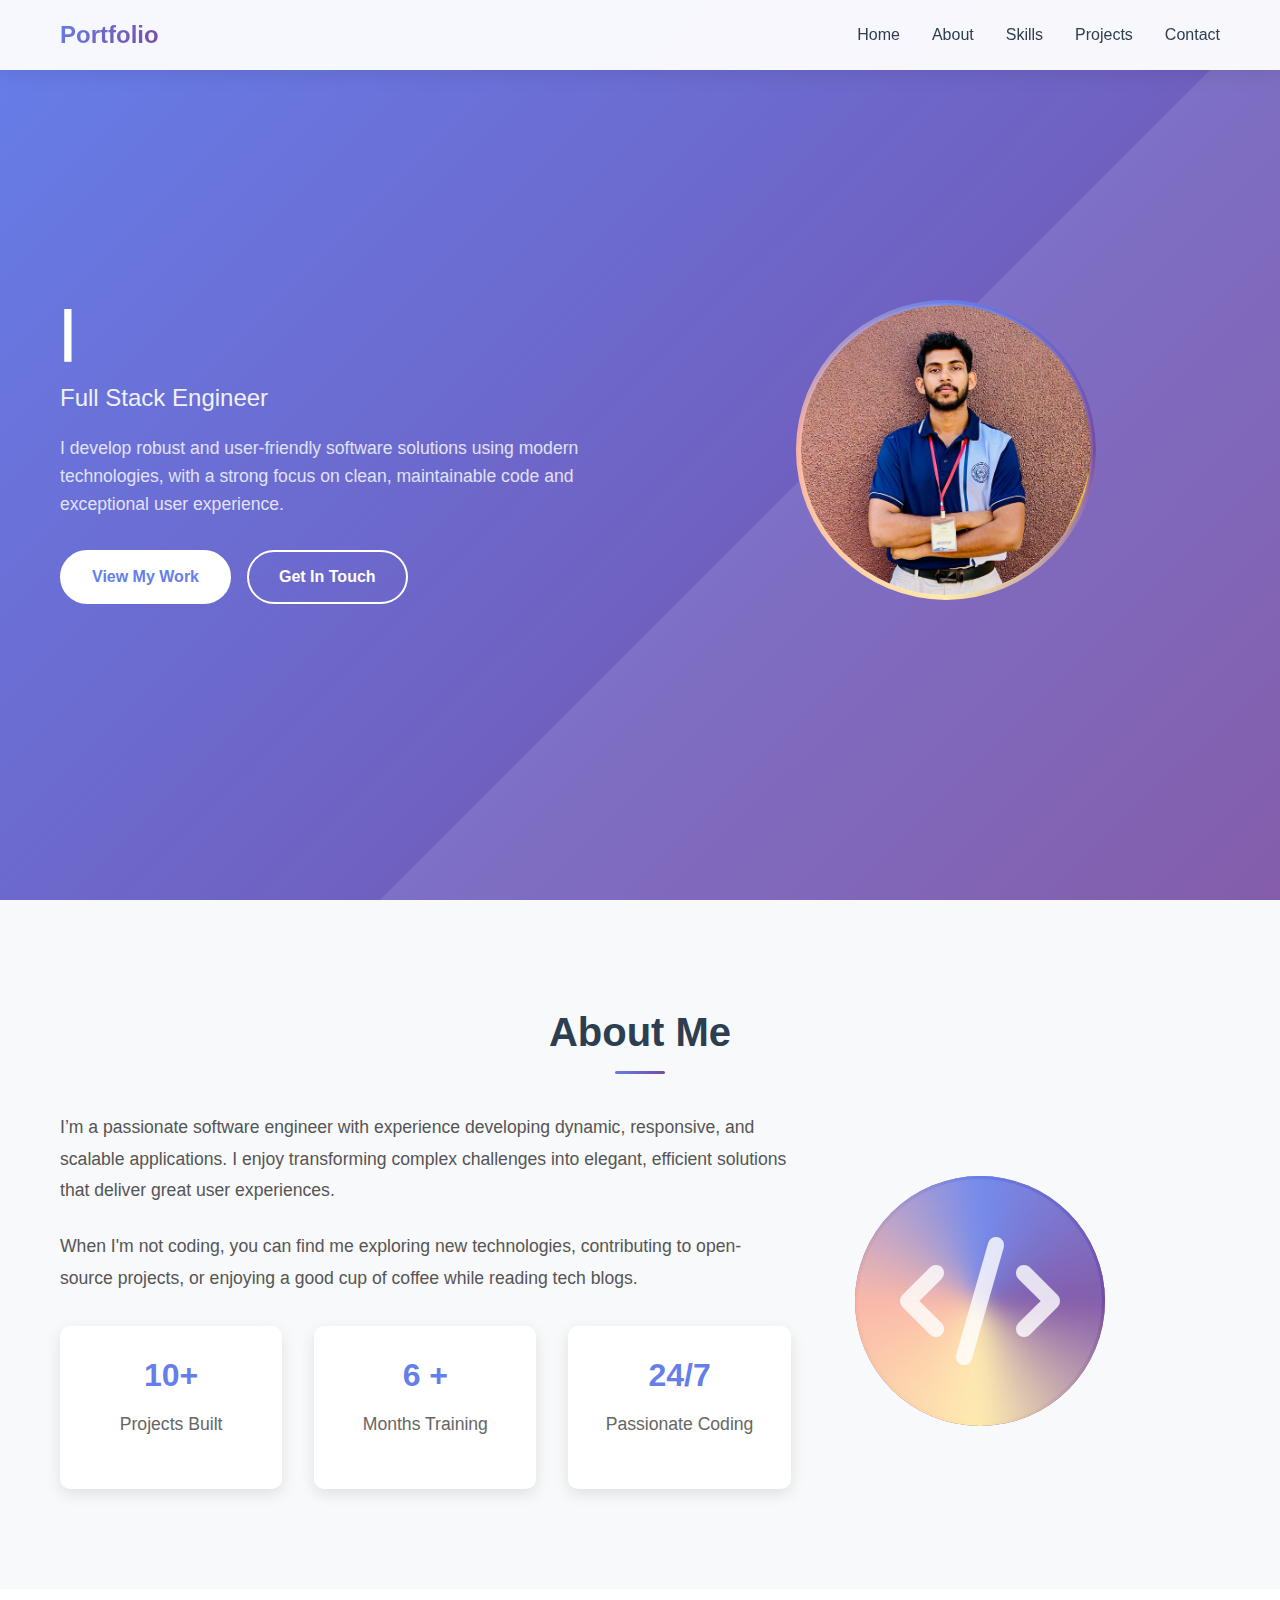
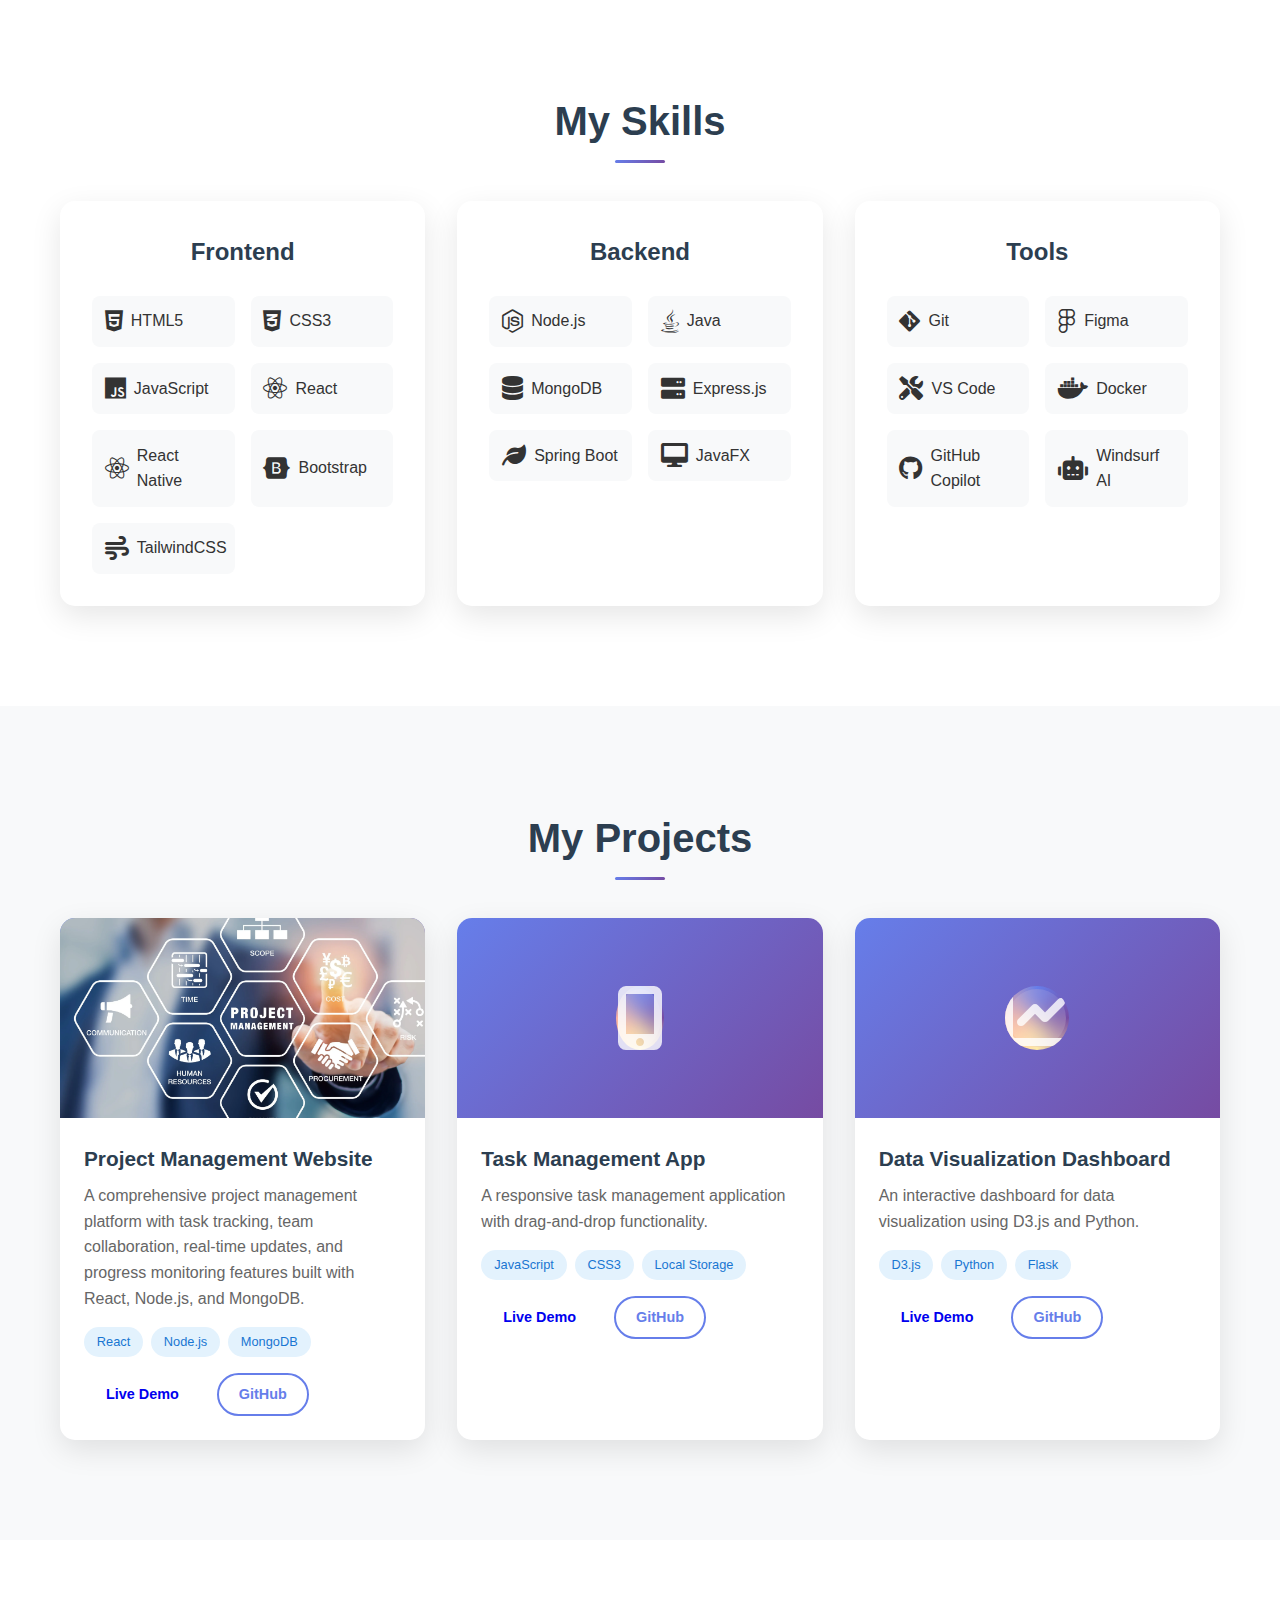
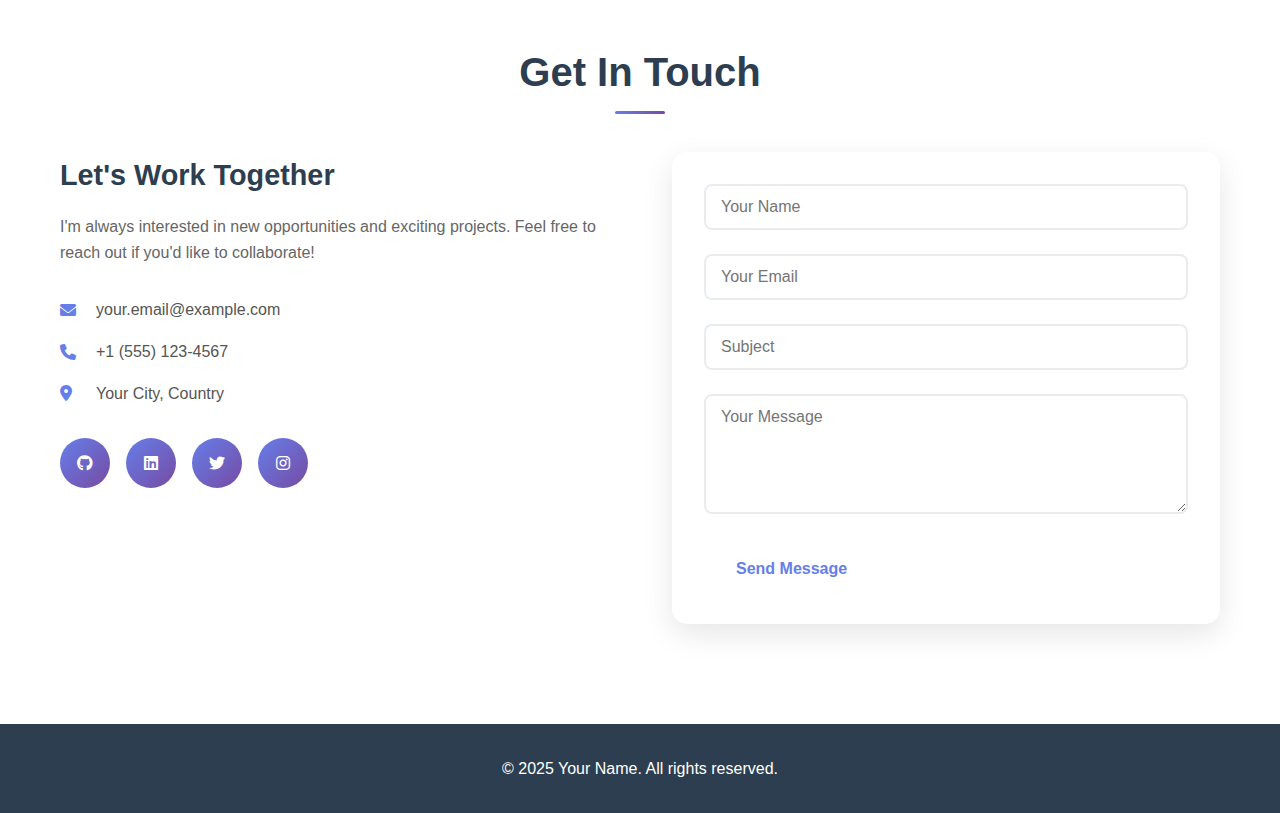
<file: index.html>
<!DOCTYPE html>
<html lang="en">
<head>
    <meta charset="UTF-8">
    <meta name="viewport" content="width=device-width, initial-scale=1.0">
    <title>My Portfolio</title>
    <link rel="stylesheet" href="styles.css">
    <link href="https://cdnjs.cloudflare.com/ajax/libs/font-awesome/6.0.0/css/all.min.css" rel="stylesheet">
</head>
<body>
    <!-- Navigation -->
    <nav class="navbar">
        <div class="nav-container">
            <div class="nav-logo">
                <a href="#home">Portfolio</a>
            </div>
            <div class="nav-menu" id="nav-menu">
                <a href="#home" class="nav-link">Home</a>
                <a href="#about" class="nav-link">About</a>
                <a href="#skills" class="nav-link">Skills</a>
                <a href="#projects" class="nav-link">Projects</a>
                <a href="#contact" class="nav-link">Contact</a>
            </div>
            <div class="nav-toggle" id="nav-toggle">
                <span class="bar"></span>
                <span class="bar"></span>
                <span class="bar"></span>
            </div>
        </div>
    </nav>

    <!-- Hero Section -->
    <section id="home" class="hero">
        <div class="hero-container">
            <div class="hero-content">
                <h1 class="hero-title">
                    Hi, I'm <span class="highlight">Binoj Madhuranga</span>
                </h1>
                <p class="hero-subtitle">Full Stack Engineer</p>
                <p class="hero-description">
                   I develop robust and user-friendly software solutions using modern technologies, with a strong focus on clean, maintainable code and exceptional user experience.
                </p>
                <div class="hero-buttons">
                    <a href="#projects" class="btn btn-primary">View My Work</a>
                    <a href="#contact" class="btn btn-secondary">Get In Touch</a>
                </div>
            </div>
            <div class="hero-image">
                <div class="image-placeholder">
                    <!-- <i class="fas fa-user-circle"></i> -->
                     <img src="./assets/pp.jpg" alt="Binoj Madhuranga - Full Stack Engineer">
                </div>
            </div>
        </div>
    </section>

    <!-- About Section -->
    <section id="about" class="about">
        <div class="container">
            <h2 class="section-title">About Me</h2>
            <div class="about-content">
                <div class="about-text">
                    <p>
                        I’m a passionate software engineer with experience developing dynamic, responsive, and scalable applications. I enjoy transforming complex challenges into elegant, efficient solutions that deliver great user experiences.
                    </p>
                    <p>
                        When I'm not coding, you can find me exploring new technologies, contributing to 
                        open-source projects, or enjoying a good cup of coffee while reading tech blogs.
                    </p>
                    <div class="about-stats">
                        <div class="stat">
                            <h3>10+</h3>
                            <p>Projects Built</p>
                        </div>
                        <div class="stat">
                            <h3>6 +</h3>
                            <p>Months Training</p>
                        </div>
                        <div class="stat">
                            <h3>24/7</h3>
                            <p>Passionate Coding</p>
                        </div>
                    </div>
                </div>
                <div class="about-image">
                    <div class="image-placeholder">
                        <i class="fas fa-code"></i>
                    </div>
                </div>
            </div>
        </div>
    </section>

    <!-- Skills Section -->
    <section id="skills" class="skills">
        <div class="container">
            <h2 class="section-title">My Skills</h2>
            <div class="skills-grid">
                <div class="skill-category">
                    <h3>Frontend</h3>
                    <div class="skill-items">
                        <div class="skill-item">
                            <i class="fab fa-html5"></i>
                            <span>HTML5</span>
                        </div>
                        <div class="skill-item">
                            <i class="fab fa-css3-alt"></i>
                            <span>CSS3</span>
                        </div>
                        <div class="skill-item">
                            <i class="fab fa-js"></i>
                            <span>JavaScript</span>
                        </div>
                        <div class="skill-item">
                            <i class="fab fa-react"></i>
                            <span>React</span>
                        </div>
                        <div class="skill-item">
                            <i class="fab fa-react"></i>
                            <span>React Native</span>
                        </div>
                        <div class="skill-item">
                            <i class="fab fa-bootstrap"></i>
                            <span>Bootstrap</span>
                        </div>
                        <div class="skill-item">
                            <i class="fas fa-wind"></i>
                            <span>TailwindCSS</span>
                        </div>
                    </div>
                </div>
                <div class="skill-category">
                    <h3>Backend</h3>
                    <div class="skill-items">
                        <div class="skill-item">
                            <i class="fab fa-node-js"></i>
                            <span>Node.js</span>
                        </div>
                        <div class="skill-item">
                            <i class="fab fa-java"></i>
                            <span>Java</span>
                        </div>
                        <div class="skill-item">
                            <i class="fas fa-database"></i>
                            <span>MongoDB</span>
                        </div>
                        <div class="skill-item">
                            <i class="fas fa-server"></i>
                            <span>Express.js</span>
                        </div>
                        <div class="skill-item">
                            <i class="fas fa-leaf"></i>
                            <span>Spring Boot</span>
                        </div>
                        <div class="skill-item">
                            <i class="fas fa-desktop"></i>
                            <span>JavaFX</span>
                        </div>
                    </div>
                </div>
                <div class="skill-category">
                    <h3>Tools</h3>
                    <div class="skill-items">
                        <div class="skill-item">
                            <i class="fab fa-git-alt"></i>
                            <span>Git</span>
                        </div>
                        <div class="skill-item">
                            <i class="fab fa-figma"></i>
                            <span>Figma</span>
                        </div>
                        <div class="skill-item">
                            <i class="fas fa-tools"></i>
                            <span>VS Code</span>
                        </div>
                        <div class="skill-item">
                            <i class="fab fa-docker"></i>
                            <span>Docker</span>
                        </div>
                        <div class="skill-item">
                            <i class="fab fa-github"></i>
                            <span>GitHub Copilot</span>
                        </div>
                        <div class="skill-item">
                            <i class="fas fa-robot"></i>
                            <span>Windsurf AI</span>
                        </div>
                    </div>
                </div>
            </div>
        </div>
    </section>

    <!-- Projects Section -->
    <section id="projects" class="projects">
        <div class="container">
            <h2 class="section-title">My Projects</h2>
            <div class="projects-grid">
                <div class="project-card">
                    <div class="project-image">
                        <img src="./assets/image.png" alt="Project Management Website" class="project-img">
                    </div>
                    <div class="project-content">
                        <h3>Project Management Website</h3>
                        <p>A comprehensive project management platform with task tracking, team collaboration, real-time updates, and progress monitoring features built with React, Node.js, and MongoDB.</p>
                        <div class="project-tech">
                            <span>React</span>
                            <span>Node.js</span>
                            <span>MongoDB</span>
                        </div>
                        <div class="project-links">
                            <a href="#" class="btn btn-small">Live Demo</a>
                            <a href="#" class="btn btn-small btn-outline">GitHub</a>
                        </div>
                    </div>
                </div>
                <div class="project-card">
                    <div class="project-image">
                        <div class="image-placeholder">
                            <i class="fas fa-mobile-alt"></i>
                        </div>
                    </div>
                    <div class="project-content">
                        <h3>Task Management App</h3>
                        <p>A responsive task management application with drag-and-drop functionality.</p>
                        <div class="project-tech">
                            <span>JavaScript</span>
                            <span>CSS3</span>
                            <span>Local Storage</span>
                        </div>
                        <div class="project-links">
                            <a href="#" class="btn btn-small">Live Demo</a>
                            <a href="#" class="btn btn-small btn-outline">GitHub</a>
                        </div>
                    </div>
                </div>
                <div class="project-card">
                    <div class="project-image">
                        <div class="image-placeholder">
                            <i class="fas fa-chart-line"></i>
                        </div>
                    </div>
                    <div class="project-content">
                        <h3>Data Visualization Dashboard</h3>
                        <p>An interactive dashboard for data visualization using D3.js and Python.</p>
                        <div class="project-tech">
                            <span>D3.js</span>
                            <span>Python</span>
                            <span>Flask</span>
                        </div>
                        <div class="project-links">
                            <a href="#" class="btn btn-small">Live Demo</a>
                            <a href="#" class="btn btn-small btn-outline">GitHub</a>
                        </div>
                    </div>
                </div>
            </div>
        </div>
    </section>

    <!-- Contact Section -->
    <section id="contact" class="contact">
        <div class="container">
            <h2 class="section-title">Get In Touch</h2>
            <div class="contact-content">
                <div class="contact-info">
                    <h3>Let's Work Together</h3>
                    <p>
                        I'm always interested in new opportunities and exciting projects. 
                        Feel free to reach out if you'd like to collaborate!
                    </p>
                    <div class="contact-details">
                        <div class="contact-item">
                            <i class="fas fa-envelope"></i>
                            <span>your.email@example.com</span>
                        </div>
                        <div class="contact-item">
                            <i class="fas fa-phone"></i>
                            <span>+1 (555) 123-4567</span>
                        </div>
                        <div class="contact-item">
                            <i class="fas fa-map-marker-alt"></i>
                            <span>Your City, Country</span>
                        </div>
                    </div>
                    <div class="social-links">
                        <a href="#" class="social-link"><i class="fab fa-github"></i></a>
                        <a href="#" class="social-link"><i class="fab fa-linkedin"></i></a>
                        <a href="#" class="social-link"><i class="fab fa-twitter"></i></a>
                        <a href="#" class="social-link"><i class="fab fa-instagram"></i></a>
                    </div>
                </div>
                <div class="contact-form">
                    <form id="contact-form">
                        <div class="form-group">
                            <input type="text" id="name" name="name" placeholder="Your Name" required>
                        </div>
                        <div class="form-group">
                            <input type="email" id="email" name="email" placeholder="Your Email" required>
                        </div>
                        <div class="form-group">
                            <input type="text" id="subject" name="subject" placeholder="Subject" required>
                        </div>
                        <div class="form-group">
                            <textarea id="message" name="message" placeholder="Your Message" rows="5" required></textarea>
                        </div>
                        <button type="submit" class="btn btn-primary">Send Message</button>
                    </form>
                </div>
            </div>
        </div>
    </section>

    <!-- Footer -->
    <footer class="footer">
        <div class="container">
            <p>&copy; 2025 Your Name. All rights reserved.</p>
        </div>
    </footer>

    <script src="script.js"></script>
</body>
</html>
</file>
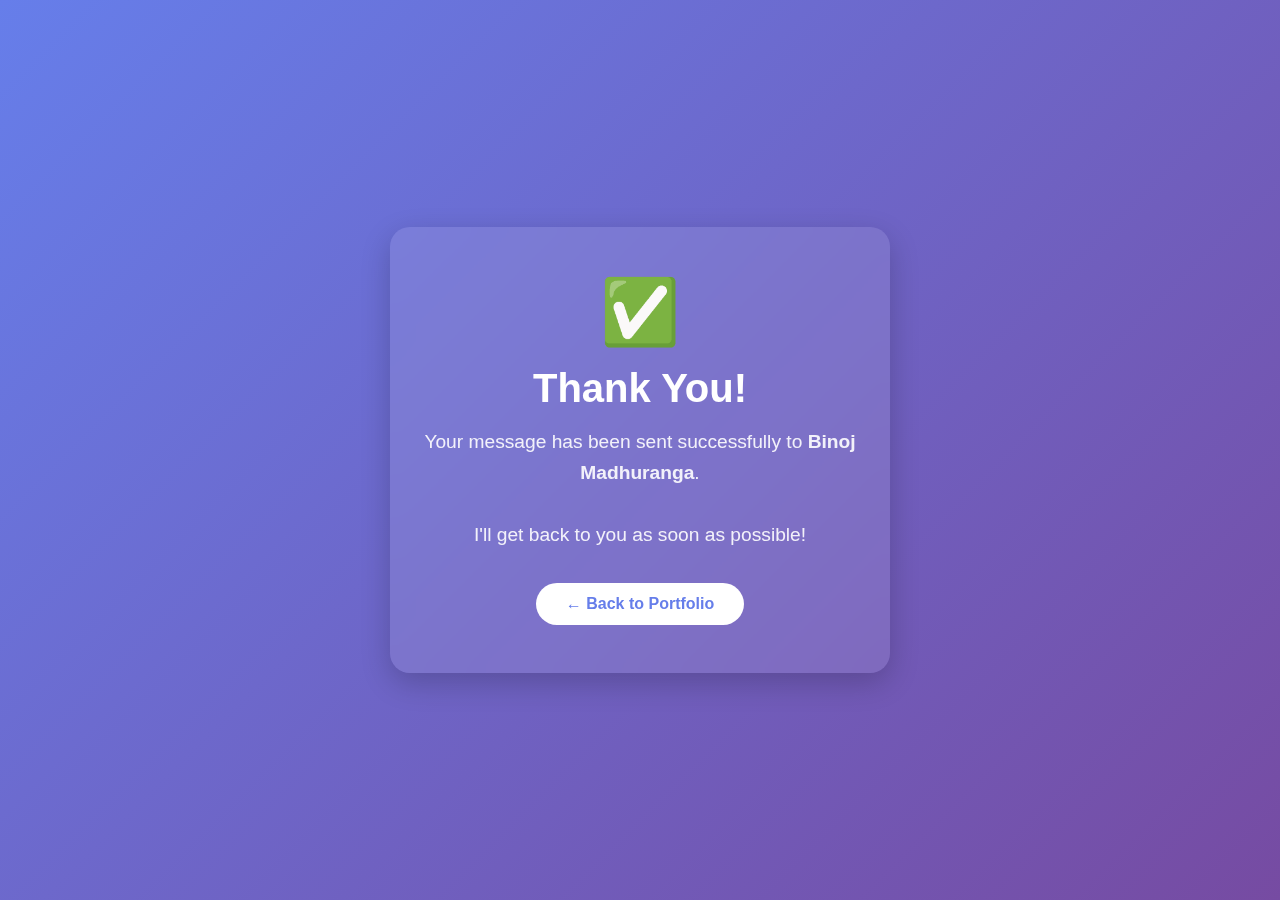
<file: thank-you.html>
<!DOCTYPE html>
<html lang="en">
<head>
    <meta charset="UTF-8">
    <meta name="viewport" content="width=device-width, initial-scale=1.0">
    <title>Thank You - Message Sent</title>
    <style>
        * {
            margin: 0;
            padding: 0;
            box-sizing: border-box;
        }
        
        body {
            font-family: 'Segoe UI', Tahoma, Geneva, Verdana, sans-serif;
            background: linear-gradient(135deg, #667eea 0%, #764ba2 100%);
            height: 100vh;
            display: flex;
            justify-content: center;
            align-items: center;
            color: white;
        }
        
        .thank-you-container {
            text-align: center;
            background: rgba(255, 255, 255, 0.1);
            padding: 3rem 2rem;
            border-radius: 20px;
            backdrop-filter: blur(10px);
            box-shadow: 0 10px 30px rgba(0, 0, 0, 0.2);
            max-width: 500px;
            margin: 0 20px;
        }
        
        .success-icon {
            font-size: 4rem;
            color: #27ae60;
            margin-bottom: 1rem;
            animation: bounce 1s ease-in-out;
        }
        
        h1 {
            font-size: 2.5rem;
            margin-bottom: 1rem;
            color: white;
        }
        
        p {
            font-size: 1.2rem;
            line-height: 1.6;
            margin-bottom: 2rem;
            opacity: 0.9;
        }
        
        .back-btn {
            display: inline-block;
            padding: 12px 30px;
            background: white;
            color: #667eea;
            text-decoration: none;
            border-radius: 50px;
            font-weight: 600;
            transition: all 0.3s ease;
        }
        
        .back-btn:hover {
            transform: translateY(-2px);
            box-shadow: 0 10px 20px rgba(255, 255, 255, 0.2);
        }
        
        @keyframes bounce {
            0%, 20%, 50%, 80%, 100% {
                transform: translateY(0);
            }
            40% {
                transform: translateY(-20px);
            }
            60% {
                transform: translateY(-10px);
            }
        }
        
        @media (max-width: 600px) {
            .thank-you-container {
                padding: 2rem 1.5rem;
            }
            
            h1 {
                font-size: 2rem;
            }
            
            p {
                font-size: 1.1rem;
            }
        }
    </style>
</head>
<body>
    <div class="thank-you-container">
        <div class="success-icon">✅</div>
        <h1>Thank You!</h1>
        <p>Your message has been sent successfully to <strong>Binoj Madhuranga</strong>.</p>
        <p>I'll get back to you as soon as possible!</p>
        <a href="../index.html" class="back-btn">← Back to Portfolio</a>
    </div>
    
    <script>
        // Auto redirect after 10 seconds
        setTimeout(() => {
            window.location.href = '../index.html';
        }, 10000);
    </script>
</body>
</html>
</file>
<file: styles.css>
/* Reset and Base Styles */
* {
    margin: 0;
    padding: 0;
    box-sizing: border-box;
}

html {
    scroll-behavior: smooth;
}

body {
    font-family: 'Segoe UI', Tahoma, Geneva, Verdana, sans-serif;
    line-height: 1.6;
    color: #333;
    overflow-x: hidden;
}

.container {
    max-width: 1200px;
    margin: 0 auto;
    padding: 0 20px;
}

/* Navigation Styles */
.navbar {
    position: fixed;
    top: 0;
    width: 100%;
    background: rgba(255, 255, 255, 0.95);
    backdrop-filter: blur(10px);
    z-index: 1000;
    transition: all 0.3s ease;
    box-shadow: 0 2px 20px rgba(0, 0, 0, 0.1);
}

.nav-container {
    max-width: 1200px;
    margin: 0 auto;
    padding: 0 20px;
    display: flex;
    justify-content: space-between;
    align-items: center;
    height: 70px;
}

.nav-logo a {
    font-size: 1.5rem;
    font-weight: bold;
    color: #2c3e50;
    text-decoration: none;
    background: linear-gradient(135deg, #667eea 0%, #764ba2 100%);
    -webkit-background-clip: text;
    -webkit-text-fill-color: transparent;
    background-clip: text;
}

.nav-menu {
    display: flex;
    gap: 2rem;
}

.nav-link {
    color: #2c3e50;
    text-decoration: none;
    font-weight: 500;
    transition: color 0.3s ease;
    position: relative;
}

.nav-link:hover {
    color: #667eea;
}

.nav-link::after {
    content: '';
    position: absolute;
    width: 0;
    height: 2px;
    bottom: -5px;
    left: 0;
    background: linear-gradient(135deg, #667eea 0%, #764ba2 100%);
    transition: width 0.3s ease;
}

.nav-link:hover::after {
    width: 100%;
}

.nav-toggle {
    display: none;
    flex-direction: column;
    cursor: pointer;
}

.bar {
    width: 25px;
    height: 3px;
    background: #2c3e50;
    margin: 3px 0;
    transition: 0.3s;
}

/* Hero Section */
.hero {
    min-height: 100vh;
    display: flex;
    align-items: center;
    background: linear-gradient(135deg, #667eea 0%, #764ba2 100%);
    color: white;
    position: relative;
    overflow: hidden;
}

.hero::before {
    content: '';
    position: absolute;
    top: 0;
    left: 0;
    right: 0;
    bottom: 0;
    background: url('data:image/svg+xml,<svg xmlns="http://www.w3.org/2000/svg" viewBox="0 0 1000 1000"><polygon fill="rgba(255,255,255,0.1)" points="0,1000 1000,0 1000,1000"/></svg>');
    background-size: cover;
}

.hero-container {
    max-width: 1200px;
    margin: 0 auto;
    padding: 0 20px;
    display: grid;
    grid-template-columns: 1fr 1fr;
    gap: 4rem;
    align-items: center;
    position: relative;
    z-index: 1;
}

.hero-title {
    font-size: 3.5rem;
    font-weight: 700;
    margin-bottom: 1rem;
    line-height: 1.2;
}

.highlight {
    background: linear-gradient(135deg, #ffeaa7 0%, #fab1a0 100%);
    -webkit-background-clip: text;
    -webkit-text-fill-color: transparent;
    background-clip: text;
}

.hero-subtitle {
    font-size: 1.5rem;
    margin-bottom: 1rem;
    opacity: 0.9;
}

.hero-description {
    font-size: 1.1rem;
    margin-bottom: 2rem;
    opacity: 0.8;
    line-height: 1.6;
}

.hero-buttons {
    display: flex;
    gap: 1rem;
    flex-wrap: wrap;
}

.btn {
    display: inline-block;
    padding: 12px 30px;
    border-radius: 50px;
    text-decoration: none;
    font-weight: 600;
    transition: all 0.3s ease;
    border: 2px solid transparent;
    cursor: pointer;
    font-size: 1rem;
}

.btn-primary {
    background: white;
    color: #667eea;
    border-color: white;
}

.btn-primary:hover {
    background: transparent;
    color: white;
    border-color: white;
    transform: translateY(-2px);
    box-shadow: 0 10px 20px rgba(0, 0, 0, 0.2);
}

.btn-secondary {
    background: transparent;
    color: white;
    border-color: white;
}

.btn-secondary:hover {
    background: white;
    color: #667eea;
    transform: translateY(-2px);
    box-shadow: 0 10px 20px rgba(0, 0, 0, 0.2);
}

.hero-image {
    display: flex;
    justify-content: center;
    align-items: center;
}

.image-placeholder {
    width: 300px;
    height: 300px;
    background: rgba(255, 255, 255, 0.1);
    border-radius: 50%;
    display: flex;
    align-items: center;
    justify-content: center;
    backdrop-filter: blur(10px);
    position: relative;
    overflow: hidden;
}

/* Animated ring border */
.image-placeholder::before {
    content: '';
    position: absolute;
    top: -5px;
    left: -5px;
    right: -5px;
    bottom: -5px;
    background: conic-gradient(
        from 0deg,
        #667eea,
        #764ba2,
        #ffeaa7,
        #fab1a0,
        #667eea
    );
    border-radius: 50%;
    animation: ringRotate 3s linear infinite;
    z-index: -1;
}

/* Inner circle to create the ring effect */
.image-placeholder::after {
    content: '';
    position: absolute;
    top: 3px;
    left: 3px;
    right: 3px;
    bottom: 3px;
    background: rgba(255, 255, 255, 0.1);
    backdrop-filter: blur(10px);
    border-radius: 50%;
    z-index: 0;
}

@keyframes ringRotate {
    from {
        transform: rotate(0deg);
    }
    to {
        transform: rotate(360deg);
    }
}

.image-placeholder i {
    font-size: 8rem;
    opacity: 0.8;
    z-index: 1;
    position: relative;
}

.image-placeholder img {
    width: calc(100% - 10px);
    height: calc(100% - 10px);
    object-fit: cover;
    border-radius: 50%;
    z-index: 1;
    position: relative;
}

/* Section Styles */
section {
    padding: 100px 0;
}

.section-title {
    text-align: center;
    font-size: 2.5rem;
    margin-bottom: 3rem;
    color: #2c3e50;
    position: relative;
}

.section-title::after {
    content: '';
    position: absolute;
    bottom: -10px;
    left: 50%;
    transform: translateX(-50%);
    width: 50px;
    height: 3px;
    background: linear-gradient(135deg, #667eea 0%, #764ba2 100%);
    border-radius: 2px;
}

/* About Section */
.about {
    background: #f8f9fa;
}

.about-content {
    display: grid;
    grid-template-columns: 2fr 1fr;
    gap: 4rem;
    align-items: center;
}

.about-text p {
    font-size: 1.1rem;
    margin-bottom: 1.5rem;
    color: #555;
    line-height: 1.8;
}

.about-stats {
    display: grid;
    grid-template-columns: repeat(3, 1fr);
    gap: 2rem;
    margin-top: 2rem;
}

.stat {
    text-align: center;
    padding: 1.5rem;
    background: white;
    border-radius: 10px;
    box-shadow: 0 5px 15px rgba(0, 0, 0, 0.1);
    transition: transform 0.3s ease;
}

.stat:hover {
    transform: translateY(-5px);
}

.stat h3 {
    font-size: 2rem;
    color: #667eea;
    margin-bottom: 0.5rem;
}

.stat p {
    color: #666;
    font-weight: 500;
}

.about-image .image-placeholder {
    width: 250px;
    height: 250px;
    background: linear-gradient(135deg, #667eea 0%, #764ba2 100%);
    color: white;
}

/* Skills Section */
.skills-grid {
    display: grid;
    grid-template-columns: repeat(auto-fit, minmax(300px, 1fr));
    gap: 2rem;
}

.skill-category {
    background: white;
    padding: 2rem;
    border-radius: 15px;
    box-shadow: 0 10px 30px rgba(0, 0, 0, 0.1);
    transition: transform 0.3s ease;
}

.skill-category:hover {
    transform: translateY(-10px);
}

.skill-category h3 {
    font-size: 1.5rem;
    margin-bottom: 1.5rem;
    color: #2c3e50;
    text-align: center;
}

.skill-items {
    display: grid;
    grid-template-columns: repeat(auto-fit, minmax(140px, 1fr));
    gap: 1rem;
}

.skill-item {
    display: flex;
    align-items: center;
    gap: 0.5rem;
    padding: 0.8rem;
    background: #f8f9fa;
    border-radius: 8px;
    transition: all 0.3s ease;
}

.skill-item:hover {
    background: linear-gradient(135deg, #667eea 0%, #764ba2 100%);
    color: white;
    transform: scale(1.05);
}

.skill-item i {
    font-size: 1.5rem;
}

/* Projects Section */
.projects {
    background: #f8f9fa;
}

.projects-grid {
    display: grid;
    grid-template-columns: repeat(auto-fit, minmax(350px, 1fr));
    gap: 2rem;
}

.project-card {
    background: white;
    border-radius: 15px;
    overflow: hidden;
    box-shadow: 0 10px 30px rgba(0, 0, 0, 0.1);
    transition: all 0.3s ease;
}

.project-card:hover {
    transform: translateY(-10px);
    box-shadow: 0 20px 40px rgba(0, 0, 0, 0.15);
}

.project-image {
    height: 200px;
    background: linear-gradient(135deg, #667eea 0%, #764ba2 100%);
    display: flex;
    align-items: center;
    justify-content: center;
    color: white;
    overflow: hidden;
}

.project-image .image-placeholder {
    width: auto;
    height: auto;
    background: none;
    border: none;
}

.project-image i {
    font-size: 4rem;
}

.project-img {
    width: 100%;
    height: 100%;
    object-fit: cover;
    transition: transform 0.3s ease;
}

.project-card:hover .project-img {
    transform: scale(1.1);
}

.project-content {
    padding: 1.5rem;
}

.project-content h3 {
    font-size: 1.3rem;
    margin-bottom: 0.5rem;
    color: #2c3e50;
}

.project-content p {
    color: #666;
    margin-bottom: 1rem;
    line-height: 1.6;
}

.project-tech {
    display: flex;
    flex-wrap: wrap;
    gap: 0.5rem;
    margin-bottom: 1rem;
}

.project-tech span {
    background: #e3f2fd;
    color: #1976d2;
    padding: 0.3rem 0.8rem;
    border-radius: 20px;
    font-size: 0.8rem;
    font-weight: 500;
}

.project-links {
    display: flex;
    gap: 1rem;
}

.btn-small {
    padding: 8px 20px;
    font-size: 0.9rem;
}

.btn-outline {
    background: transparent;
    color: #667eea;
    border-color: #667eea;
}

.btn-outline:hover {
    background: #667eea;
    color: white;
}

/* Contact Section */
.contact-content {
    display: grid;
    grid-template-columns: 1fr 1fr;
    gap: 4rem;
}

.contact-info h3 {
    font-size: 1.8rem;
    margin-bottom: 1rem;
    color: #2c3e50;
}

.contact-info p {
    color: #666;
    margin-bottom: 2rem;
    line-height: 1.6;
}

.contact-details {
    margin-bottom: 2rem;
}

.contact-item {
    display: flex;
    align-items: center;
    gap: 1rem;
    margin-bottom: 1rem;
    color: #555;
}

.contact-item i {
    width: 20px;
    color: #667eea;
}

.social-links {
    display: flex;
    gap: 1rem;
}

.social-link {
    width: 50px;
    height: 50px;
    background: linear-gradient(135deg, #667eea 0%, #764ba2 100%);
    color: white;
    display: flex;
    align-items: center;
    justify-content: center;
    border-radius: 50%;
    text-decoration: none;
    transition: all 0.3s ease;
}

.social-link:hover {
    transform: translateY(-3px);
    box-shadow: 0 10px 20px rgba(102, 126, 234, 0.4);
}

.contact-form {
    background: white;
    padding: 2rem;
    border-radius: 15px;
    box-shadow: 0 10px 30px rgba(0, 0, 0, 0.1);
}

.form-group {
    margin-bottom: 1.5rem;
}

.form-group input,
.form-group textarea {
    width: 100%;
    padding: 12px 15px;
    border: 2px solid #e9ecef;
    border-radius: 8px;
    font-size: 1rem;
    transition: border-color 0.3s ease;
    font-family: inherit;
}

.form-group input:focus,
.form-group textarea:focus {
    outline: none;
    border-color: #667eea;
}

.form-group textarea {
    resize: vertical;
    min-height: 120px;
}

/* Footer */
.footer {
    background: #2c3e50;
    color: white;
    text-align: center;
    padding: 2rem 0;
}

/* Animations */
@keyframes fadeInUp {
    from {
        opacity: 0;
        transform: translateY(30px);
    }
    to {
        opacity: 1;
        transform: translateY(0);
    }
}

.fade-in-up {
    animation: fadeInUp 0.6s ease-out;
}

/* Responsive Design */
@media (max-width: 768px) {
    .nav-menu {
        position: fixed;
        left: -100%;
        top: 70px;
        flex-direction: column;
        background-color: white;
        width: 100%;
        text-align: center;
        transition: 0.3s;
        box-shadow: 0 10px 27px rgba(0, 0, 0, 0.05);
        padding: 2rem 0;
    }

    .nav-menu.active {
        left: 0;
    }

    .nav-toggle {
        display: flex;
    }

    .nav-toggle.active .bar:nth-child(2) {
        opacity: 0;
    }

    .nav-toggle.active .bar:nth-child(1) {
        transform: translateY(8px) rotate(45deg);
    }

    .nav-toggle.active .bar:nth-child(3) {
        transform: translateY(-8px) rotate(-45deg);
    }

    .hero-container {
        grid-template-columns: 1fr;
        text-align: center;
        gap: 2rem;
    }

    .hero-title {
        font-size: 2.5rem;
    }

    .about-content {
        grid-template-columns: 1fr;
        text-align: center;
    }

    .about-stats {
        grid-template-columns: 1fr;
    }

    .contact-content {
        grid-template-columns: 1fr;
        gap: 2rem;
    }

    .hero-buttons {
        justify-content: center;
    }

    .projects-grid {
        grid-template-columns: 1fr;
    }

    .skills-grid {
        grid-template-columns: 1fr;
    }

    .skill-items {
        grid-template-columns: 1fr;
    }
}

@media (max-width: 480px) {
    .container {
        padding: 0 15px;
    }

    .hero-title {
        font-size: 2rem;
    }

    .hero-subtitle {
        font-size: 1.2rem;
    }

    .section-title {
        font-size: 2rem;
    }

    .btn {
        padding: 10px 25px;
        font-size: 0.9rem;
    }

    .project-links {
        flex-direction: column;
    }
}

/* Smooth scrolling offset for fixed nav */
section {
    scroll-margin-top: 70px;
}
</file>
